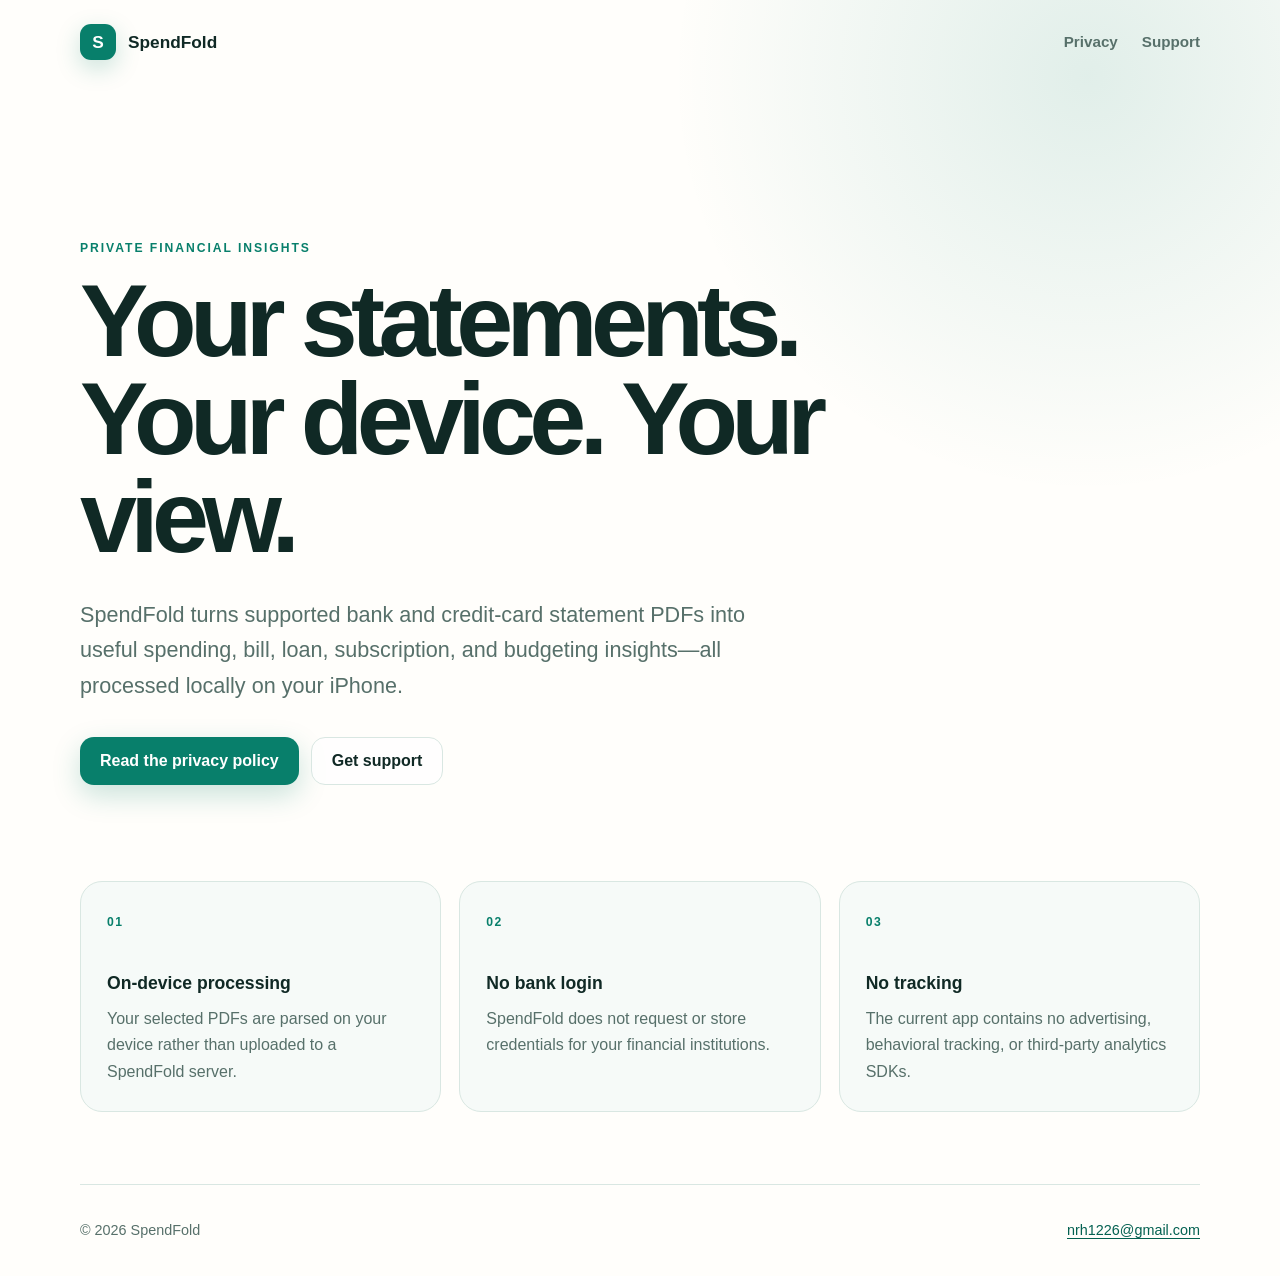
<file: index.html>
<!doctype html>
<html lang="en">
<head>
  <meta charset="utf-8">
  <meta name="viewport" content="width=device-width, initial-scale=1">
  <meta name="description" content="Privacy and support information for SpendFold, the private statement insights app.">
  <meta name="theme-color" content="#087f6b">
  <title>SpendFold</title>
  <link rel="stylesheet" href="styles.css">
</head>
<body>
  <header class="site-header">
    <a class="brand" href="./" aria-label="SpendFold home">
      <span class="brand-mark" aria-hidden="true">S</span>
      <span>SpendFold</span>
    </a>
    <nav aria-label="Legal and support">
      <a href="privacy.html">Privacy</a>
      <a href="support.html">Support</a>
    </nav>
  </header>

  <main class="hero">
    <p class="eyebrow">PRIVATE FINANCIAL INSIGHTS</p>
    <h1>Your statements.<br>Your device. Your view.</h1>
    <p class="lede">SpendFold turns supported bank and credit-card statement PDFs into useful spending, bill, loan, subscription, and budgeting insights—all processed locally on your iPhone.</p>
    <div class="actions">
      <a class="button primary" href="privacy.html">Read the privacy policy</a>
      <a class="button secondary" href="support.html">Get support</a>
    </div>

    <section class="principles" aria-label="SpendFold privacy principles">
      <article>
        <span class="number">01</span>
        <h2>On-device processing</h2>
        <p>Your selected PDFs are parsed on your device rather than uploaded to a SpendFold server.</p>
      </article>
      <article>
        <span class="number">02</span>
        <h2>No bank login</h2>
        <p>SpendFold does not request or store credentials for your financial institutions.</p>
      </article>
      <article>
        <span class="number">03</span>
        <h2>No tracking</h2>
        <p>The current app contains no advertising, behavioral tracking, or third-party analytics SDKs.</p>
      </article>
    </section>
  </main>

  <footer>
    <span>© 2026 SpendFold</span>
    <a href="mailto:nrh1226@gmail.com">nrh1226@gmail.com</a>
  </footer>
</body>
</html>
</file>
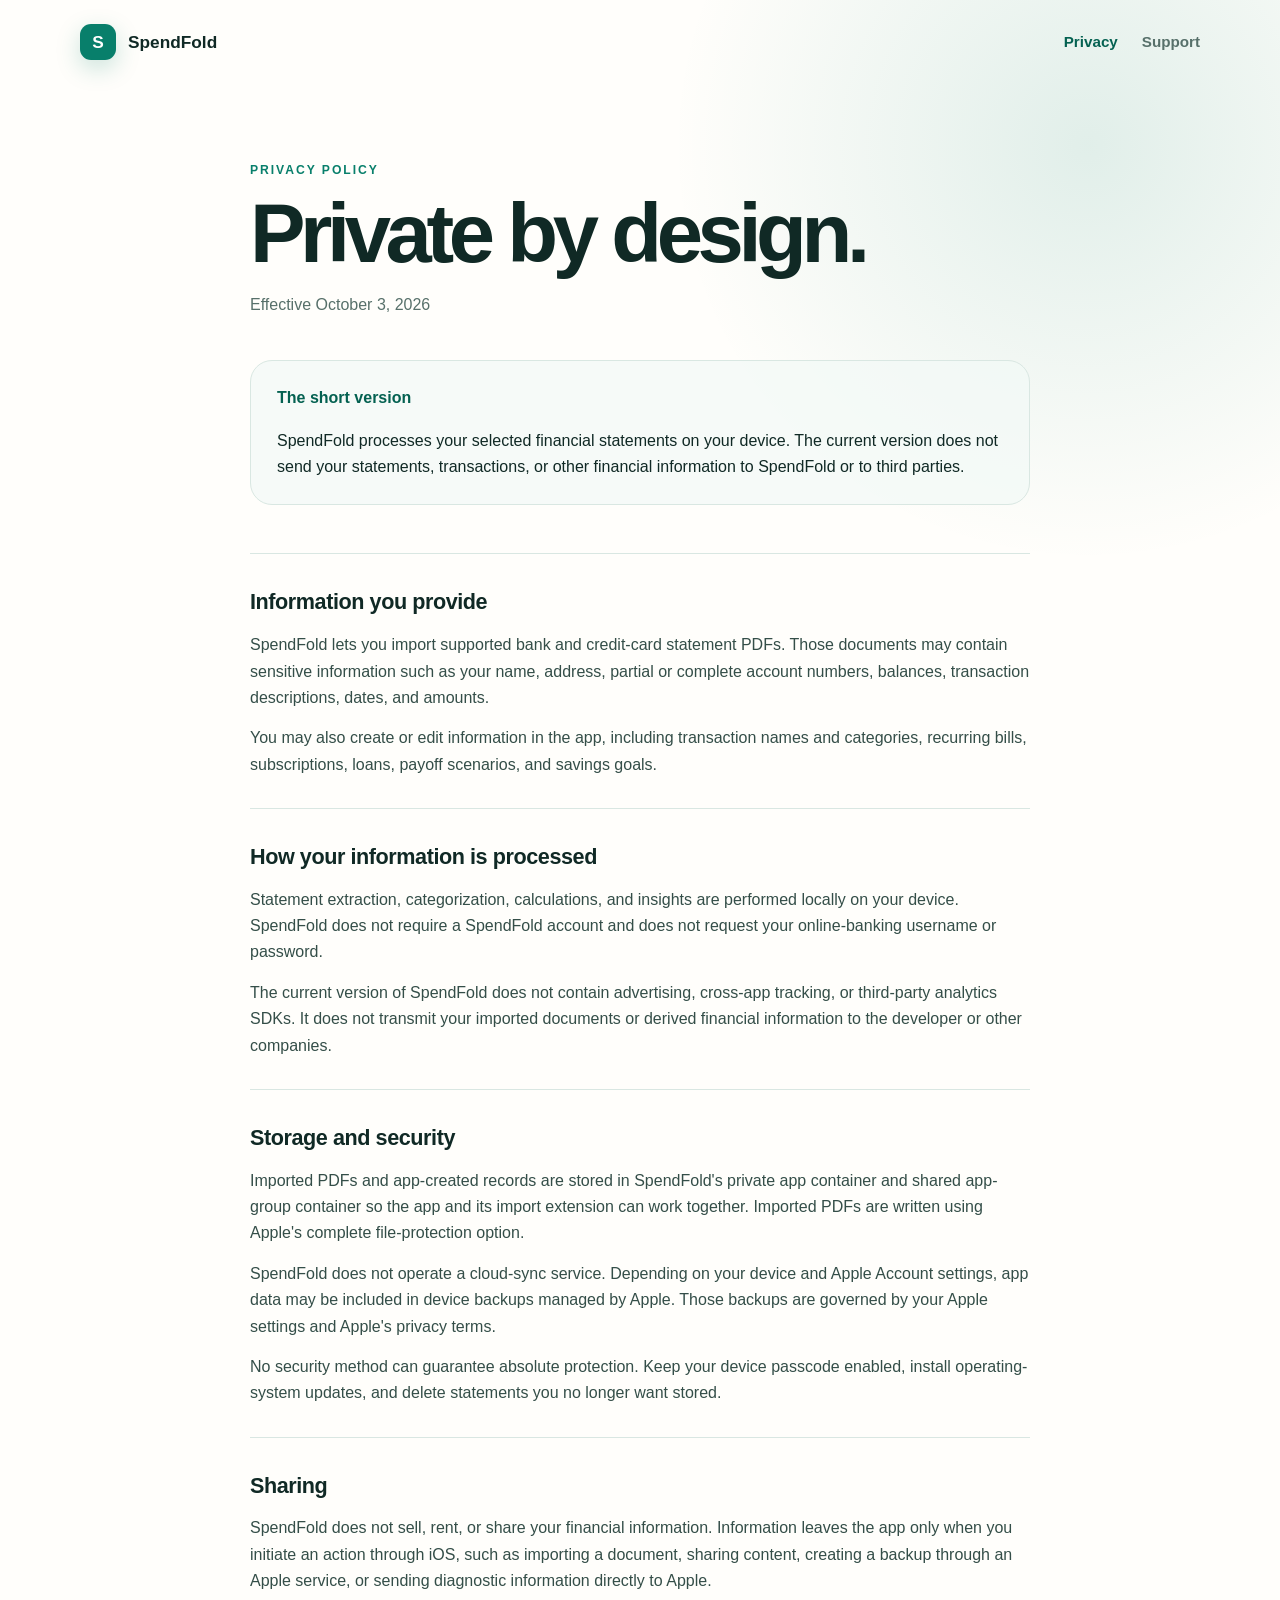
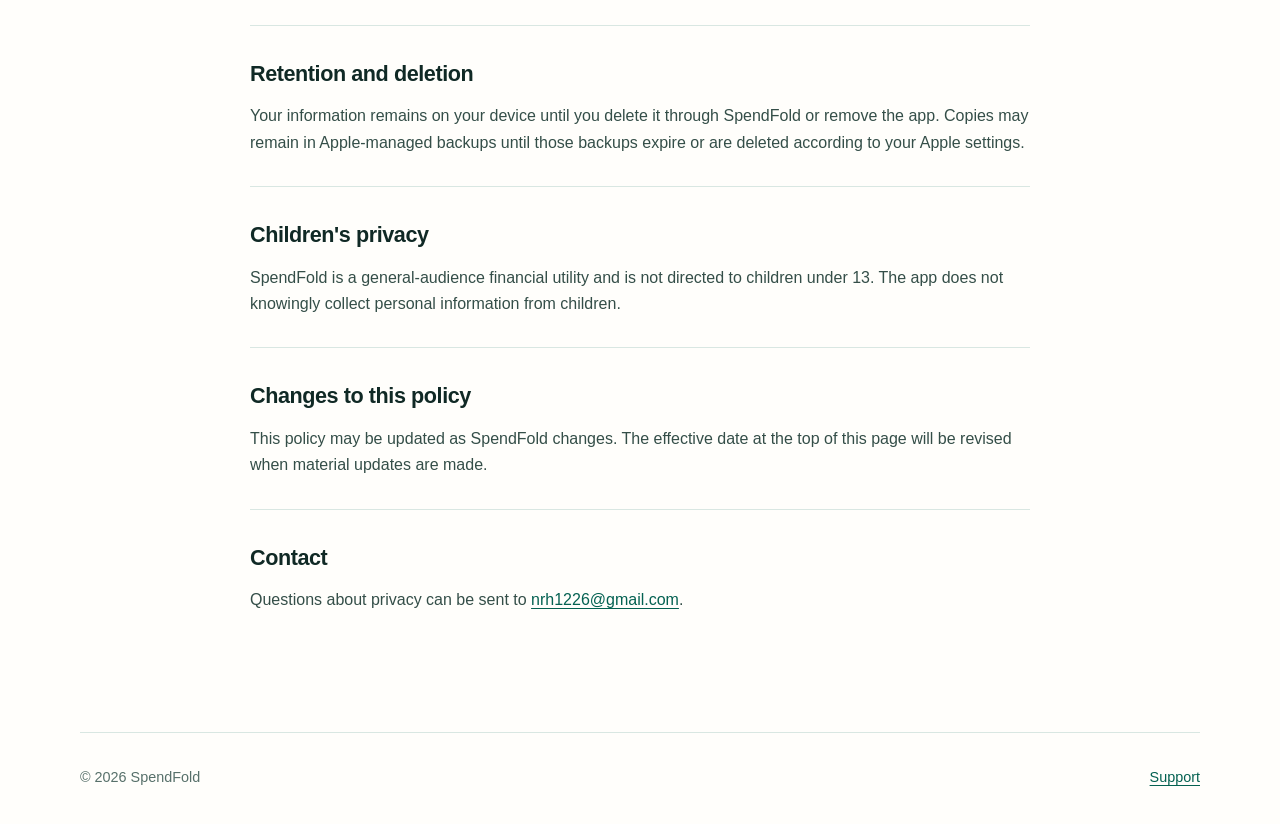
<file: privacy.html>
<!doctype html>
<html lang="en">
<head>
  <meta charset="utf-8">
  <meta name="viewport" content="width=device-width, initial-scale=1">
  <meta name="description" content="SpendFold Privacy Policy.">
  <meta name="theme-color" content="#087f6b">
  <title>Privacy Policy — SpendFold</title>
  <link rel="stylesheet" href="styles.css">
</head>
<body>
  <header class="site-header">
    <a class="brand" href="./" aria-label="SpendFold home">
      <span class="brand-mark" aria-hidden="true">S</span>
      <span>SpendFold</span>
    </a>
    <nav aria-label="Legal and support">
      <a aria-current="page" href="privacy.html">Privacy</a>
      <a href="support.html">Support</a>
    </nav>
  </header>

  <main class="document">
    <p class="eyebrow">PRIVACY POLICY</p>
    <h1>Private by design.</h1>
    <p class="updated">Effective October 3, 2026</p>

    <div class="summary">
      <strong>The short version</strong>
      <p>SpendFold processes your selected financial statements on your device. The current version does not send your statements, transactions, or other financial information to SpendFold or to third parties.</p>
    </div>

    <section>
      <h2>Information you provide</h2>
      <p>SpendFold lets you import supported bank and credit-card statement PDFs. Those documents may contain sensitive information such as your name, address, partial or complete account numbers, balances, transaction descriptions, dates, and amounts.</p>
      <p>You may also create or edit information in the app, including transaction names and categories, recurring bills, subscriptions, loans, payoff scenarios, and savings goals.</p>
    </section>

    <section>
      <h2>How your information is processed</h2>
      <p>Statement extraction, categorization, calculations, and insights are performed locally on your device. SpendFold does not require a SpendFold account and does not request your online-banking username or password.</p>
      <p>The current version of SpendFold does not contain advertising, cross-app tracking, or third-party analytics SDKs. It does not transmit your imported documents or derived financial information to the developer or other companies.</p>
    </section>

    <section>
      <h2>Storage and security</h2>
      <p>Imported PDFs and app-created records are stored in SpendFold's private app container and shared app-group container so the app and its import extension can work together. Imported PDFs are written using Apple's complete file-protection option.</p>
      <p>SpendFold does not operate a cloud-sync service. Depending on your device and Apple Account settings, app data may be included in device backups managed by Apple. Those backups are governed by your Apple settings and Apple's privacy terms.</p>
      <p>No security method can guarantee absolute protection. Keep your device passcode enabled, install operating-system updates, and delete statements you no longer want stored.</p>
    </section>

    <section>
      <h2>Sharing</h2>
      <p>SpendFold does not sell, rent, or share your financial information. Information leaves the app only when you initiate an action through iOS, such as importing a document, sharing content, creating a backup through an Apple service, or sending diagnostic information directly to Apple.</p>
    </section>

    <section>
      <h2>Retention and deletion</h2>
      <p>Your information remains on your device until you delete it through SpendFold or remove the app. Copies may remain in Apple-managed backups until those backups expire or are deleted according to your Apple settings.</p>
    </section>

    <section>
      <h2>Children's privacy</h2>
      <p>SpendFold is a general-audience financial utility and is not directed to children under 13. The app does not knowingly collect personal information from children.</p>
    </section>

    <section>
      <h2>Changes to this policy</h2>
      <p>This policy may be updated as SpendFold changes. The effective date at the top of this page will be revised when material updates are made.</p>
    </section>

    <section>
      <h2>Contact</h2>
      <p>Questions about privacy can be sent to <a href="mailto:nrh1226@gmail.com">nrh1226@gmail.com</a>.</p>
    </section>
  </main>

  <footer>
    <span>© 2026 SpendFold</span>
    <a href="support.html">Support</a>
  </footer>
</body>
</html>
</file>
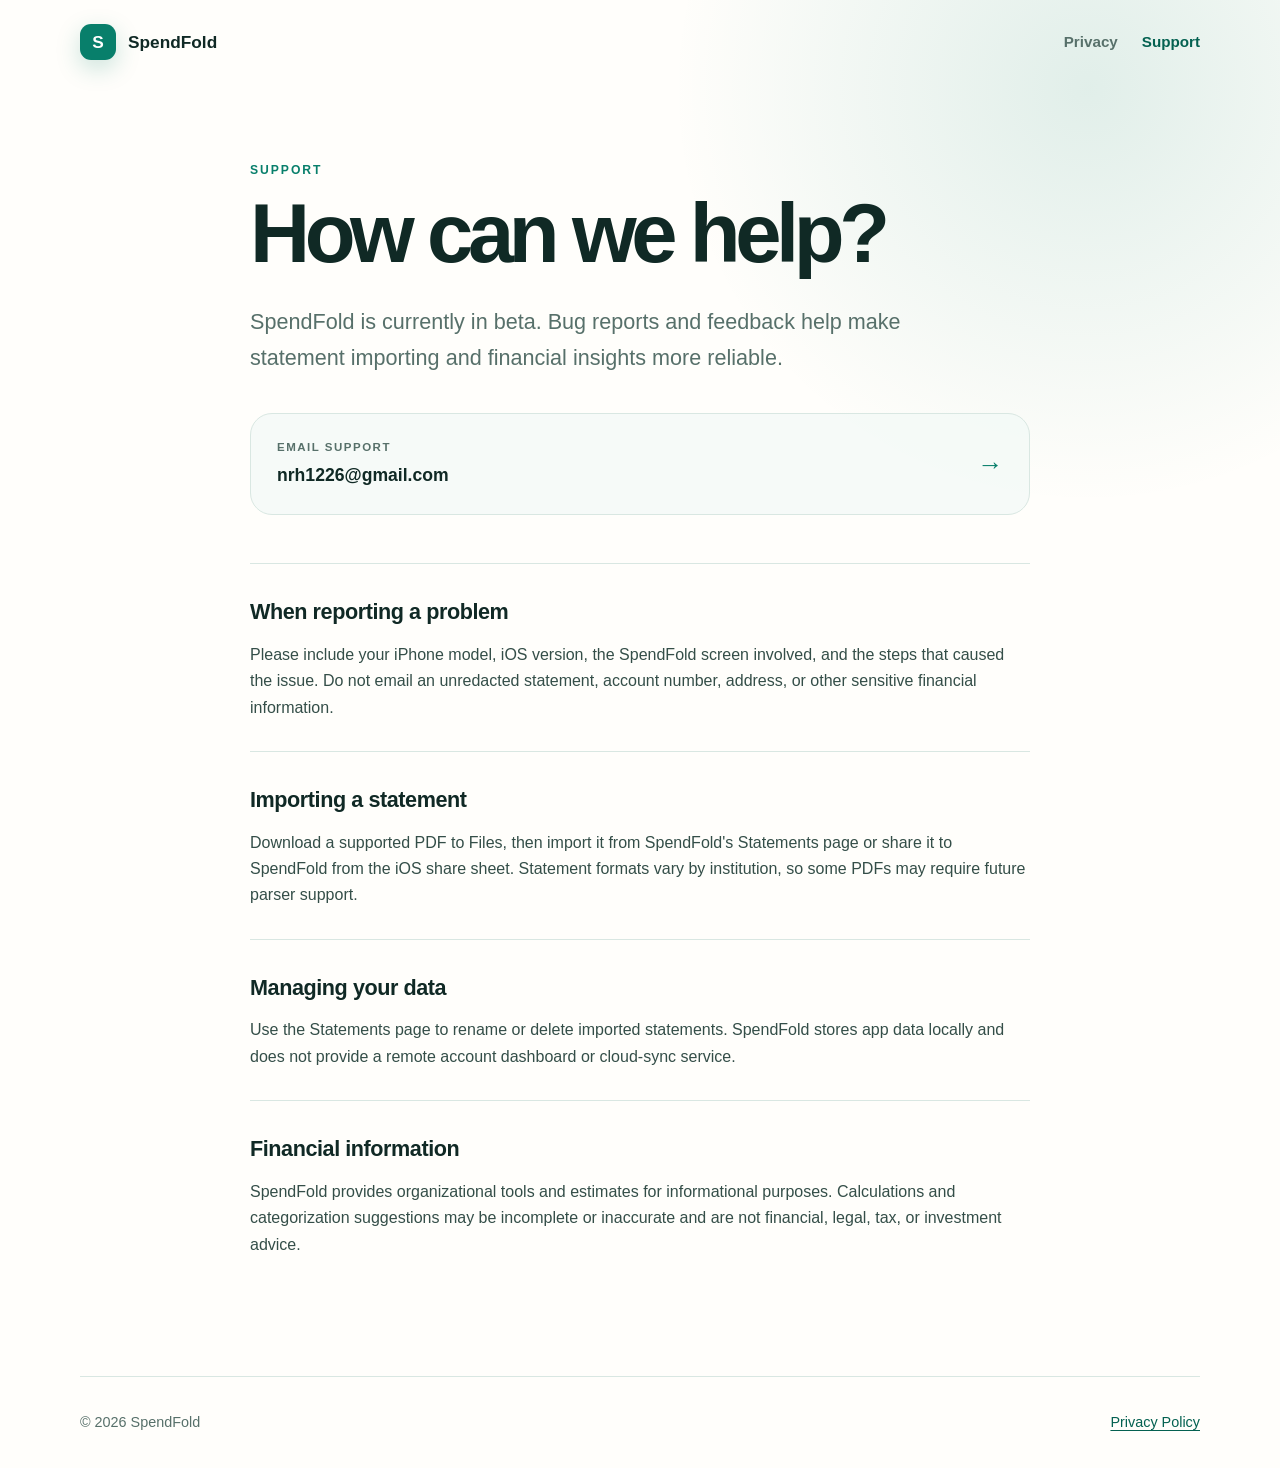
<file: support.html>
<!doctype html>
<html lang="en">
<head>
  <meta charset="utf-8">
  <meta name="viewport" content="width=device-width, initial-scale=1">
  <meta name="description" content="Support for SpendFold.">
  <meta name="theme-color" content="#087f6b">
  <title>Support — SpendFold</title>
  <link rel="stylesheet" href="styles.css">
</head>
<body>
  <header class="site-header">
    <a class="brand" href="./" aria-label="SpendFold home">
      <span class="brand-mark" aria-hidden="true">S</span>
      <span>SpendFold</span>
    </a>
    <nav aria-label="Legal and support">
      <a href="privacy.html">Privacy</a>
      <a aria-current="page" href="support.html">Support</a>
    </nav>
  </header>

  <main class="document support">
    <p class="eyebrow">SUPPORT</p>
    <h1>How can we help?</h1>
    <p class="lede">SpendFold is currently in beta. Bug reports and feedback help make statement importing and financial insights more reliable.</p>

    <a class="contact-card" href="mailto:nrh1226@gmail.com?subject=SpendFold%20Support">
      <span>
        <small>EMAIL SUPPORT</small>
        <strong>nrh1226@gmail.com</strong>
      </span>
      <span aria-hidden="true">→</span>
    </a>

    <section>
      <h2>When reporting a problem</h2>
      <p>Please include your iPhone model, iOS version, the SpendFold screen involved, and the steps that caused the issue. Do not email an unredacted statement, account number, address, or other sensitive financial information.</p>
    </section>

    <section>
      <h2>Importing a statement</h2>
      <p>Download a supported PDF to Files, then import it from SpendFold's Statements page or share it to SpendFold from the iOS share sheet. Statement formats vary by institution, so some PDFs may require future parser support.</p>
    </section>

    <section>
      <h2>Managing your data</h2>
      <p>Use the Statements page to rename or delete imported statements. SpendFold stores app data locally and does not provide a remote account dashboard or cloud-sync service.</p>
    </section>

    <section>
      <h2>Financial information</h2>
      <p>SpendFold provides organizational tools and estimates for informational purposes. Calculations and categorization suggestions may be incomplete or inaccurate and are not financial, legal, tax, or investment advice.</p>
    </section>
  </main>

  <footer>
    <span>© 2026 SpendFold</span>
    <a href="privacy.html">Privacy Policy</a>
  </footer>
</body>
</html>
</file>
<file: styles.css>
:root {
  color-scheme: light;
  --ink: #102925;
  --muted: #57706a;
  --accent: #087f6b;
  --accent-dark: #046151;
  --surface: #f3faf7;
  --line: #d9e7e2;
  --paper: #fffefb;
}

* { box-sizing: border-box; }

html { font-family: ui-rounded, "SF Pro Rounded", "SF Pro Display", -apple-system, BlinkMacSystemFont, "Segoe UI", sans-serif; }

body {
  margin: 0;
  color: var(--ink);
  background:
    radial-gradient(circle at 85% 6%, rgba(8, 127, 107, .12), transparent 26rem),
    var(--paper);
  line-height: 1.65;
}

a { color: var(--accent-dark); text-underline-offset: .2em; }
a:hover { color: var(--accent); }

.site-header, footer {
  width: min(1120px, calc(100% - 40px));
  margin-inline: auto;
  display: flex;
  align-items: center;
  justify-content: space-between;
}

.site-header { min-height: 84px; }
.brand { display: inline-flex; align-items: center; gap: 12px; color: var(--ink); font-weight: 760; text-decoration: none; font-size: 1.08rem; }
.brand-mark { display: grid; place-items: center; width: 36px; height: 36px; border-radius: 11px; background: var(--accent); color: white; box-shadow: 0 8px 24px rgba(8, 127, 107, .22); }
nav { display: flex; gap: 24px; }
nav a { color: var(--muted); font-size: .95rem; font-weight: 650; text-decoration: none; }
nav a[aria-current="page"] { color: var(--accent-dark); }

.hero, .document { width: min(1120px, calc(100% - 40px)); margin: 0 auto; }
.hero { padding: clamp(72px, 12vw, 156px) 0 72px; }
.eyebrow { margin: 0 0 14px; color: var(--accent); font-size: .76rem; font-weight: 800; letter-spacing: .16em; }
h1 { max-width: 850px; margin: 0; font-size: clamp(3rem, 8vw, 6.8rem); line-height: .96; letter-spacing: -.065em; }
.lede { max-width: 720px; margin: 30px 0 0; color: var(--muted); font-size: clamp(1.08rem, 2.1vw, 1.35rem); }
.actions { display: flex; flex-wrap: wrap; gap: 12px; margin-top: 34px; }
.button { display: inline-flex; min-height: 48px; align-items: center; justify-content: center; padding: 0 20px; border-radius: 14px; font-weight: 720; text-decoration: none; }
.primary { background: var(--accent); color: white; box-shadow: 0 10px 28px rgba(8, 127, 107, .22); }
.primary:hover { background: var(--accent-dark); color: white; }
.secondary { border: 1px solid var(--line); background: rgba(255,255,255,.72); color: var(--ink); }

.principles { display: grid; grid-template-columns: repeat(3, 1fr); gap: 18px; margin-top: 96px; }
.principles article, .summary, .contact-card { border: 1px solid var(--line); border-radius: 22px; background: rgba(243, 250, 247, .72); }
.principles article { padding: 26px; }
.number { color: var(--accent); font-size: .76rem; font-weight: 800; letter-spacing: .12em; }
.principles h2 { margin: 34px 0 8px; font-size: 1.1rem; }
.principles p { margin: 0; color: var(--muted); }

.document { max-width: 780px; padding: 76px 0 88px; }
.document h1 { font-size: clamp(2.8rem, 7vw, 5.2rem); }
.updated { margin: 18px 0 42px; color: var(--muted); }
.summary { padding: 24px 26px; margin-bottom: 48px; }
.summary strong { color: var(--accent-dark); }
.summary p { margin-bottom: 0; }
.document section { padding: 30px 0; border-top: 1px solid var(--line); }
.document section h2 { margin: 0 0 12px; font-size: 1.35rem; letter-spacing: -.02em; }
.document section p { margin: 0 0 14px; color: #344e48; }
.document section p:last-child { margin-bottom: 0; }

.support .lede { margin-bottom: 38px; }
.contact-card { display: flex; justify-content: space-between; align-items: center; gap: 18px; padding: 24px 26px; margin-bottom: 48px; text-decoration: none; }
.contact-card span:first-child { display: grid; gap: 4px; }
.contact-card small { color: var(--muted); font-size: .72rem; font-weight: 800; letter-spacing: .13em; }
.contact-card strong { color: var(--ink); font-size: 1.1rem; }
.contact-card span:last-child { color: var(--accent); font-size: 1.6rem; }

footer { min-height: 92px; border-top: 1px solid var(--line); color: var(--muted); font-size: .9rem; }

@media (max-width: 760px) {
  .site-header { min-height: 72px; }
  nav { gap: 16px; }
  .hero { padding-top: 76px; }
  .principles { grid-template-columns: 1fr; margin-top: 64px; }
  .principles h2 { margin-top: 20px; }
}

@media (max-width: 480px) {
  .site-header, footer, .hero, .document { width: min(100% - 28px, 1120px); }
  .brand span:last-child { display: none; }
  h1 { letter-spacing: -.05em; }
  footer { align-items: flex-start; flex-direction: column; justify-content: center; gap: 4px; }
}

@media (prefers-reduced-motion: no-preference) {
  a { transition: color .16s ease, background-color .16s ease, transform .16s ease; }
  .button:hover { transform: translateY(-1px); }
}
</file>
